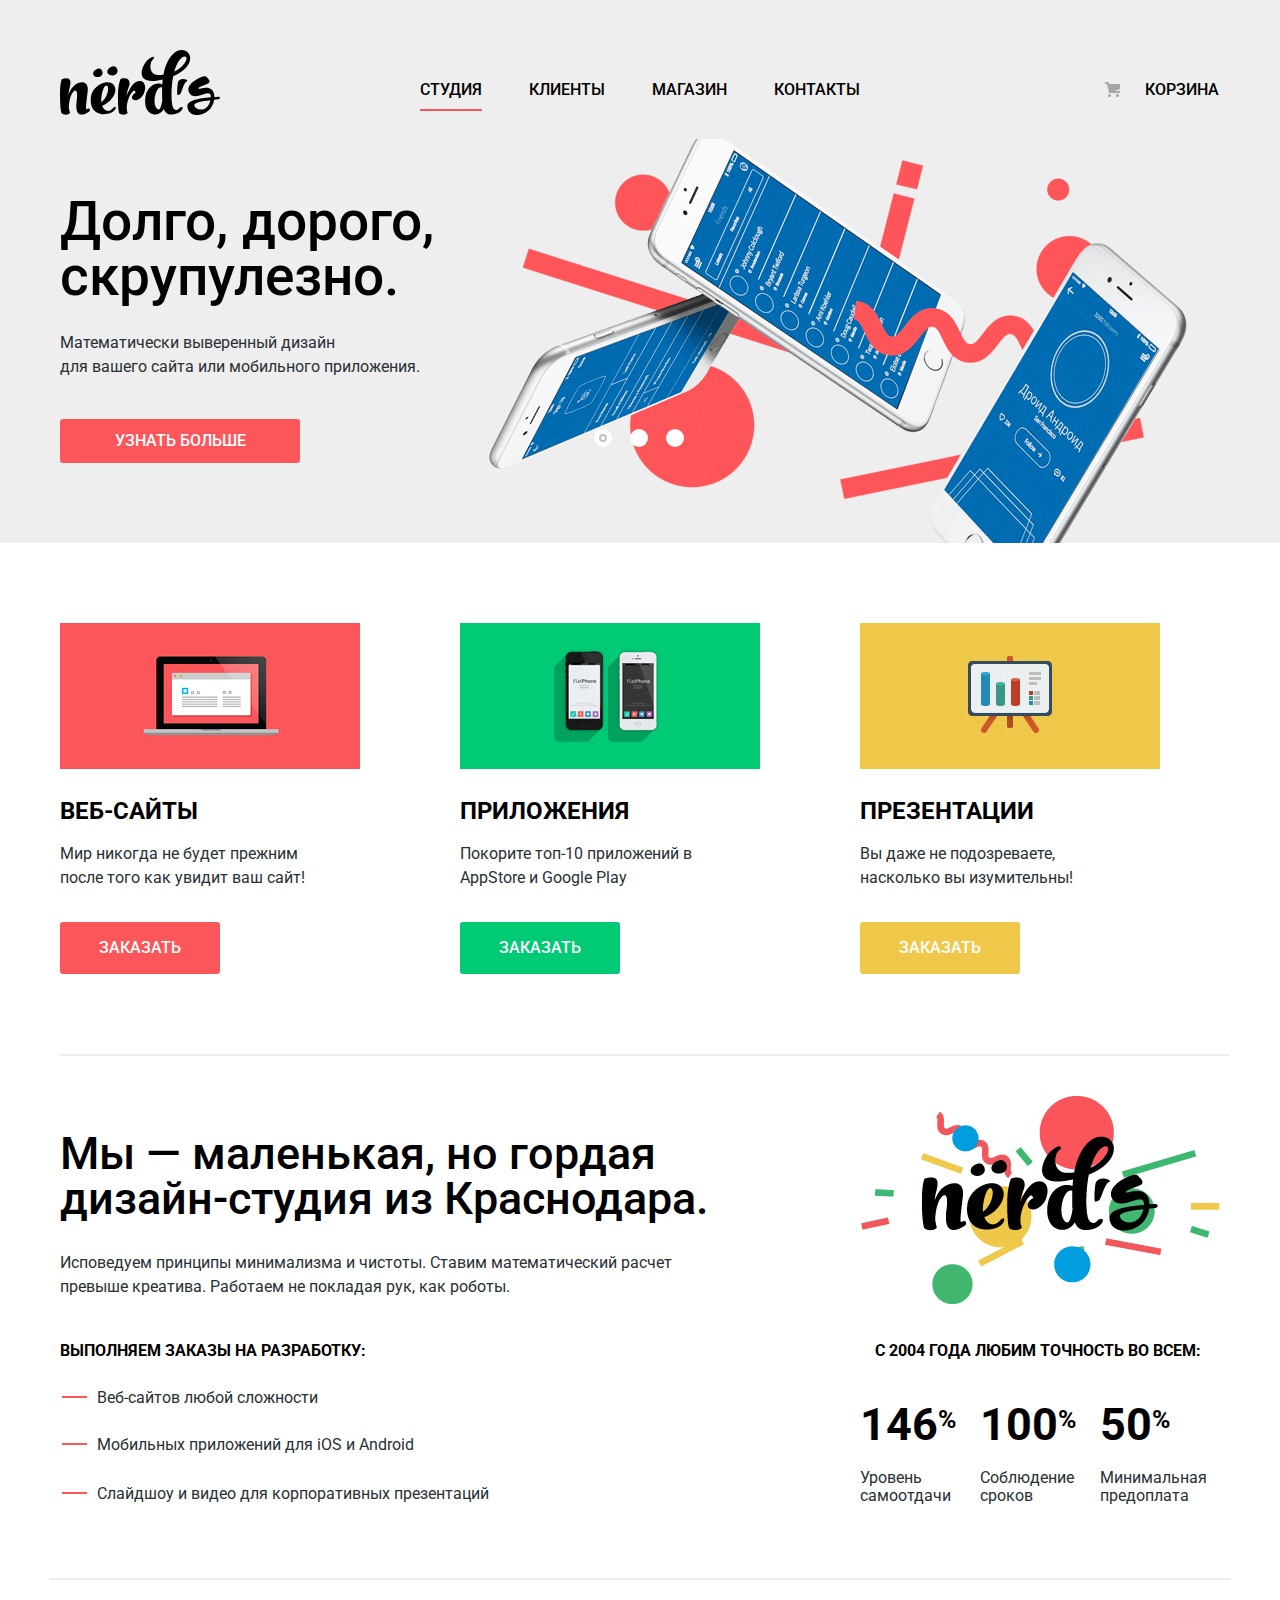
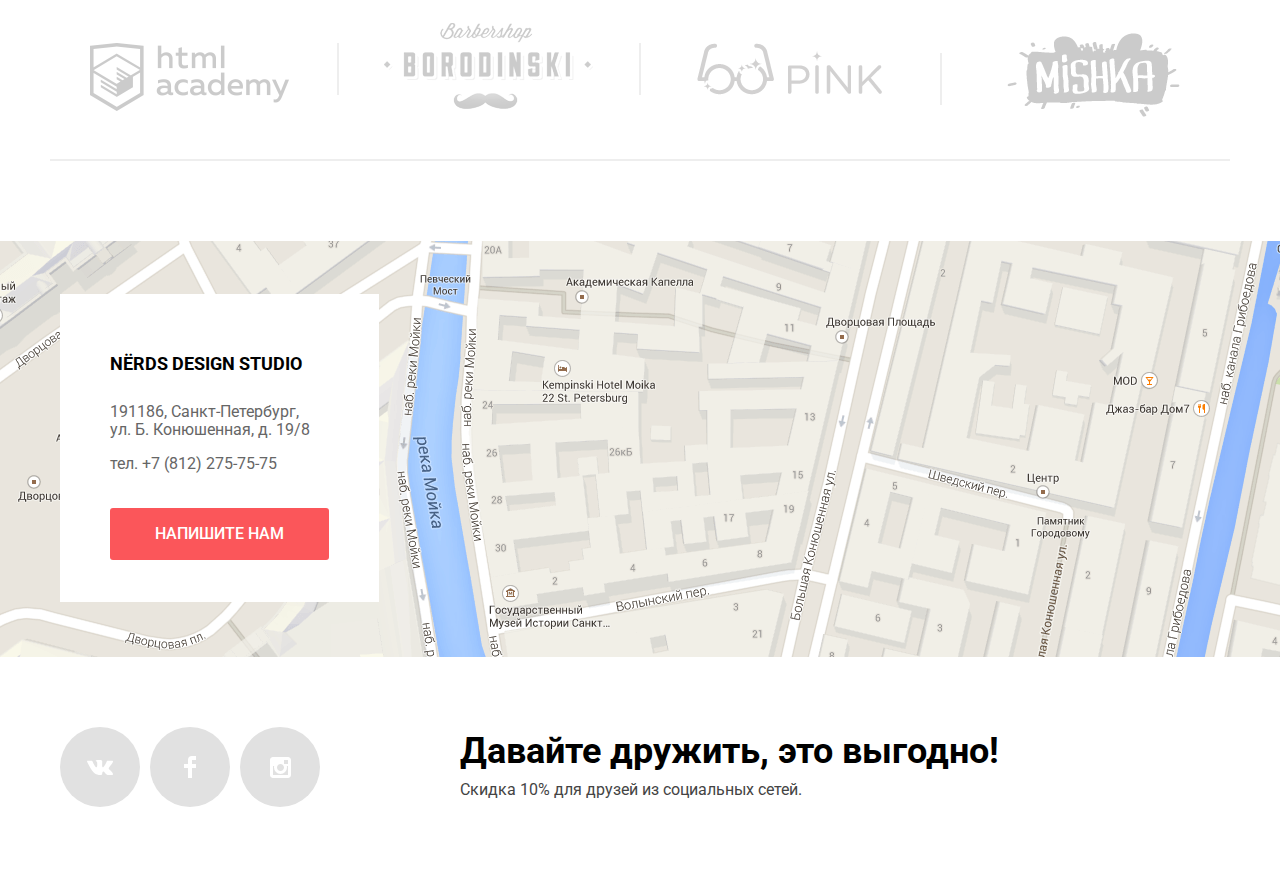
<file: index.html>
<!DOCTYPE html>
<html lang="ru">

<head>
  <meta charset="UTF-8">
  <title>Nerds-index</title>
  <link href="https://fonts.googleapis.com/css?family=Roboto:400,500,700&amp;subset=cyrillic" rel="stylesheet">
  <link href="css/normalize.css" rel="stylesheet">
  <link rel="stylesheet" href="css/style.css">
</head>

<body>
  <header class="main-header">
    <div class="container">
      <div class="header-wrapper">
        <div class="logo">
          <a href="index.html">
			<img src="img/nerds-logo.svg" width="160" height="65" alt="Логотип Nerds">
		  </a>
        </div>
        <nav class="main-navigation">
          <ul class="user-navigation">
            <li class="current">
              <a href="#">Студия</a>
            </li>
            <li>
              <a href="#">Клиенты</a>
            </li>
            <li>
              <a href="catalog.html">Магазин</a>
            </li>
            <li>
              <a href="#">Контакты</a>
            </li>
          </ul>
          <div class="cart">
            <a class="cart-link" href="#">Корзина</a>
          </div>
        </nav>
      </div>
    </div>
  </header>
  <section class="slider">
    <div class="container">
      <h2 class="visually-hidden">Преимущества</h2>
      <input class="visually-hidden" type="radio" id="product-1" name="toggle" checked>
      <input class="visually-hidden" type="radio" id="product-2" name="toggle">
      <input class="visually-hidden" type="radio" id="product-3" name="toggle">
      <div class="slider-controls">
        <label class="slider-controls-item slider-controls-item--1" for="product-1">Первый</label>
        <label class="slider-controls-item slider-controls-item--2" for="product-2">Второй</label>
        <label class="slider-controls-item slider-controls-item--3" for="product-3">Третий</label>
      </div>
      <ul class="slider-list">
        <li class="slider-item">
          <h2>Долго, дорого,<br> скрупулезно.</h2>
          <p>Математически выверенный дизайн
            <br> для вашего сайта или мобильного приложения.</p>
          <a class="button" href="#">Узнать больше</a>
        </li>
        <li class="slider-item">
          <h2>Любим математику как никто другой</h2>
          <p>Никакого креатива, только математические формулы для расчета идеальных пропорций.</p>
          <a class="button" href="#">Узнать больше</a>
        </li>
        <li class="slider-item">
          <h2>Только ночь,<br> только хардкор</h2>
          <p>Работать днем, как все? Мы против этого.
            <br> Ближе к полуночи работа только начинается.</p>
          <a class="button" href="#">Узнать больше</a>
        </li>
      </ul>
    </div>
  </section>
  <div class="container">
    <section class="features">
      <h2 class="visually-hidden">Услуги</h2>
      <div class="feature-item">
        <img class="feature-image" src="img/illustration-1.png" width="300" height="146" alt="Веб-сайты">
        <h3>Веб-сайты</h3>
        <p>Мир никогда не будет прежним после того как увидит ваш сайт!</p>
        <a class="feature-btn red" href="#">Заказать</a>
      </div>
      <div class="feature-item">
        <img class="feature-image" src="img/illustration-2.png" width="300" height="146" alt="Приложения">
        <h3>Приложения</h3>
        <p>Покорите топ-10 приложений в AppStore и Google Play</p>
        <a class="feature-btn green" href="#">Заказать</a>
      </div>
      <div class="feature-item">
        <img class="feature-image" src="img/illustration-3.png" width="300" height="146" alt="Презентации">
        <h3>Презентации</h3>
        <p>Вы даже не подозреваете, насколько вы изумительны!</p>
        <a class="feature-btn yellow" href="#">Заказать</a>
      </div>
    </section>
    <section class="content">
      <div class="content-left">
        <h1 class="content-left-title">Мы — маленькая, но гордая дизайн-студия из Краснодара.</h1>
        <p class="content-left-text">Исповедуем принципы минимализма и чистоты. Ставим математический расчет
          <br> превыше креатива. Работаем не покладая рук, как роботы.</p>
        <p class="content-left-list-title">Выполняем заказы на разработку:</p>
        <ul class="content-left-list">
          <li>Веб-сайтов любой сложности</li>
          <li>Мобильных приложений для iOS и Android</li>
          <li>Слайдшоу и видео для корпоративных презентаций</li>
        </ul>
      </div>
      <div class="content-right">
        <div class="content-right-logo">
          <img src="img/nerds-illustration.png" width="360" height="208" alt="Логотип Nerds">
        </div>
        <p class="content-right-subtitle">с 2004 года Любим точность во всем:</p>
        <ul class="content-right-list">
          <li>
            <b class="content-rigt-list-figure">146<sup>%</sup></b>
            <p class="content-right-text">Уровень самоотдачи</p>
          </li>
          <li>
            <b class="content-rigt-list-figure">100<sup>%</sup></b>
            <p class="content-right-text">Соблюдение сроков</p>
          </li>
          <li>
            <b class="content-rigt-list-figure">50<sup>%</sup></b>
            <p class="content-right-text">Минимальная предоплата</p>
          </li>
        </ul>
      </div>
    </section>
    <section class="partners-row">
      <h2 class="visually-hidden">Наши партнеры</h2>
      <ul class="partners-list">
        <li class="partners-item partners-logo1">
          <a href="https://htmlacademy.ru/intensive/htmlcss" target="_blank"><img src="img/logo-1.png" width="199" height="68" alt="Логотип Html Academy"></a>
        </li>
        <li class="partners-item partners-logo2">
          <img src="img/logo-2.png" width="209" height="90" alt="Логотип borodinski">
        </li>
        <li class="partners-item partners-logo3">
          <img src="img/logo-3.png" width="185" height="52" alt="Логотип pink">
        </li>
        <li class="partners-item partners-logo4">
          <img src="img/logo-4.png" width="173" height="84" alt="Логотип mishka">
        </li>
      </ul>
    </section>
  </div>
  <section class="contacts">
    <h2 class="visually-hidden">Контакты</h2>
    <div class="map">
      <iframe src="https://www.google.com/maps/embed?pb=!1m18!1m12!1m3!1d1998.6037999040354!2d30.322010416394033!3d59.938716271971415!2m3!1f0!2f0!3f0!3m2!1i1024!2i768!4f13.1!3m3!1m2!1s0x4696310fca5ba729%3A0xea9c53d4493c879f!2sBolshaya+Konyushennaya+ul.%2C+19%2C+Sankt-Peterburg%2C+Russia%2C+191186!5e0!3m2!1sen!2s!4v1441888483426" width="766" height="560" allowfullscreen></iframe>
      <img class="map-inner" src="img/map.png" width="1440" height="416" alt="Карта">
      <div class="container">
        <div class="contacts-left">
          <div class="contacts-left-text">
            <h4>NЁRDS DESIGN STUDIO</h4>
            <p>191186, Санкт-Петербург,
              <br> ул. Б. Конюшенная, д. 19/8</p>
            <p>тел. +7 (812) 275-75-75</p>
            <a class="btn" href="writeus.html">Напишите нам</a>
          </div>
        </div>
      </div>
    </div>
  </section>
  <footer class="main-footer">
    <div class="container">
      <ul class="footer-social-media">
        <li>
          <a class="social-button" href="#">
						<span class="visually-hidden">Вконтакте</span>
						<svg xmlns="http://www.w3.org/2000/svg" width="26" height="15" viewBox="0 0 26 15"><path fill="#FFF" d="M16.138 11.51c.956-.309 2.18 2.04 3.483 2.939.978.681 1.727.534 1.727.534l3.473-.05s1.815-.112.957-1.554c-.071-.12-.503-1.069-2.585-3.022-2.177-2.043-1.882-1.712.739-5.244 1.597-2.153 2.236-3.468 2.036-4.028-.192-.539-1.365-.399-1.365-.399L20.69.713c-.381.001-.704.119-.851.515-.003.004-.621 1.666-1.445 3.079-1.741 2.989-2.436 3.148-2.724 2.961-.661-.433-.494-1.737-.494-2.664 0-2.897.432-4.105-.846-4.417-.427-.104-.739-.172-1.828-.182-1.392-.021-2.574 0-3.244.329-.445.223-.786.712-.579.74.26.035.843.16 1.155.586.401.552.389 1.789.389 1.789s.229 3.411-.54 3.834c-.528.29-1.25-.302-2.803-3.016-.793-1.388-1.392-2.922-1.392-2.922s-.116-.285-.326-.441c-.25-.185-.6-.244-.6-.244L.848.684S.29.7.085.946c-.182.218-.015.668-.015.668s2.909 6.881 6.203 10.347c3.02 3.182 6.452 2.971 6.452 2.971h1.555s.469-.054.709-.312c.224-.24.214-.691.214-.691s-.031-2.109.935-2.419z"/></svg>
					</a>
        </li>
        <li>
          <a class="social-button" href="#">
            <svg xmlns="http://www.w3.org/2000/svg" width="12" height="22" viewBox="0 0 12 22">
              <path fill="#FFF" d="M12 4V0H8a4 4 0 0 0-4 4v4H0v4h4v10h4V12h4V8H8V4h4z" />
            </svg>
            <span class="visually-hidden">Facebook</span>
          </a>
        </li>
        <li>
          <a class="social-button" href="#">
            <svg xmlns="http://www.w3.org/2000/svg" width="21" height="21" viewBox="0 0 21 21">
              <path fill="#FFF" d="M18 0H3C1.35 0 0 1.35 0 3v15c0 1.65 1.35 3 3 3h15c1.65 0 3-1.35 3-3V3c0-1.65-1.35-3-3-3zm-7.5 7c1.93 0 3.5 1.57 3.5 3.5S12.43 14 10.5 14 7 12.43 7 10.5 8.57 7 10.5 7zM18 18H3V9h1.181A6.504 6.504 0 0 0 4 10.5a6.5 6.5 0 1 0 13 0 6.45 6.45 0 0 0-.181-1.5H18v9zm0-11h-4V3h4v4z" />
            </svg>
            <span class="visually-hidden">Instagram</span>
          </a>
        </li>
      </ul>
      <div class="footer-content">
        <p class="footer-content-title">Давайте дружить, это выгодно!</p>
        <p class="footer-content-text">Скидка 10% для друзей из социальных сетей.</p>
      </div>
    </div>
  </footer>
  <article class="modal-form">
    <h2 class="visually-hidden">Форма отправки сообщения</h2>
    <form class="left-form" action="https://echo.htmlacademy.ru" method="post">
      <p class="form-title">Напишите нам</p>
      <div class="left-form-wrapper">
        <div class="left-form-item">
          <label for="form-name">Ваше имя:</label>
          <input type="text" name="formName" id="form-name" placeholder="Представьтесь, пожалуйста" autofocus>
        </div>
        <div class="left-form-item">
          <label for="form-email">Ваш e-mail:</label>
          <input type="email" name="email" id="form-email" placeholder="Для отправки ответа">
        </div>
        <div class="left-form-item left-form-textarea">
          <label for="form-text">Текст письма:</label>
          <textarea name="messageBox" id="form-text" rows="5" placeholder="В свободной форме"></textarea>
        </div>
      </div>
      <button class="modal-sent" type="submit">Отправить</button>
    </form>
    <button class="modal-close">Закрыть</button>
  </article>
  <script src="js/script.js"></script>
</body>

</html>
</file>
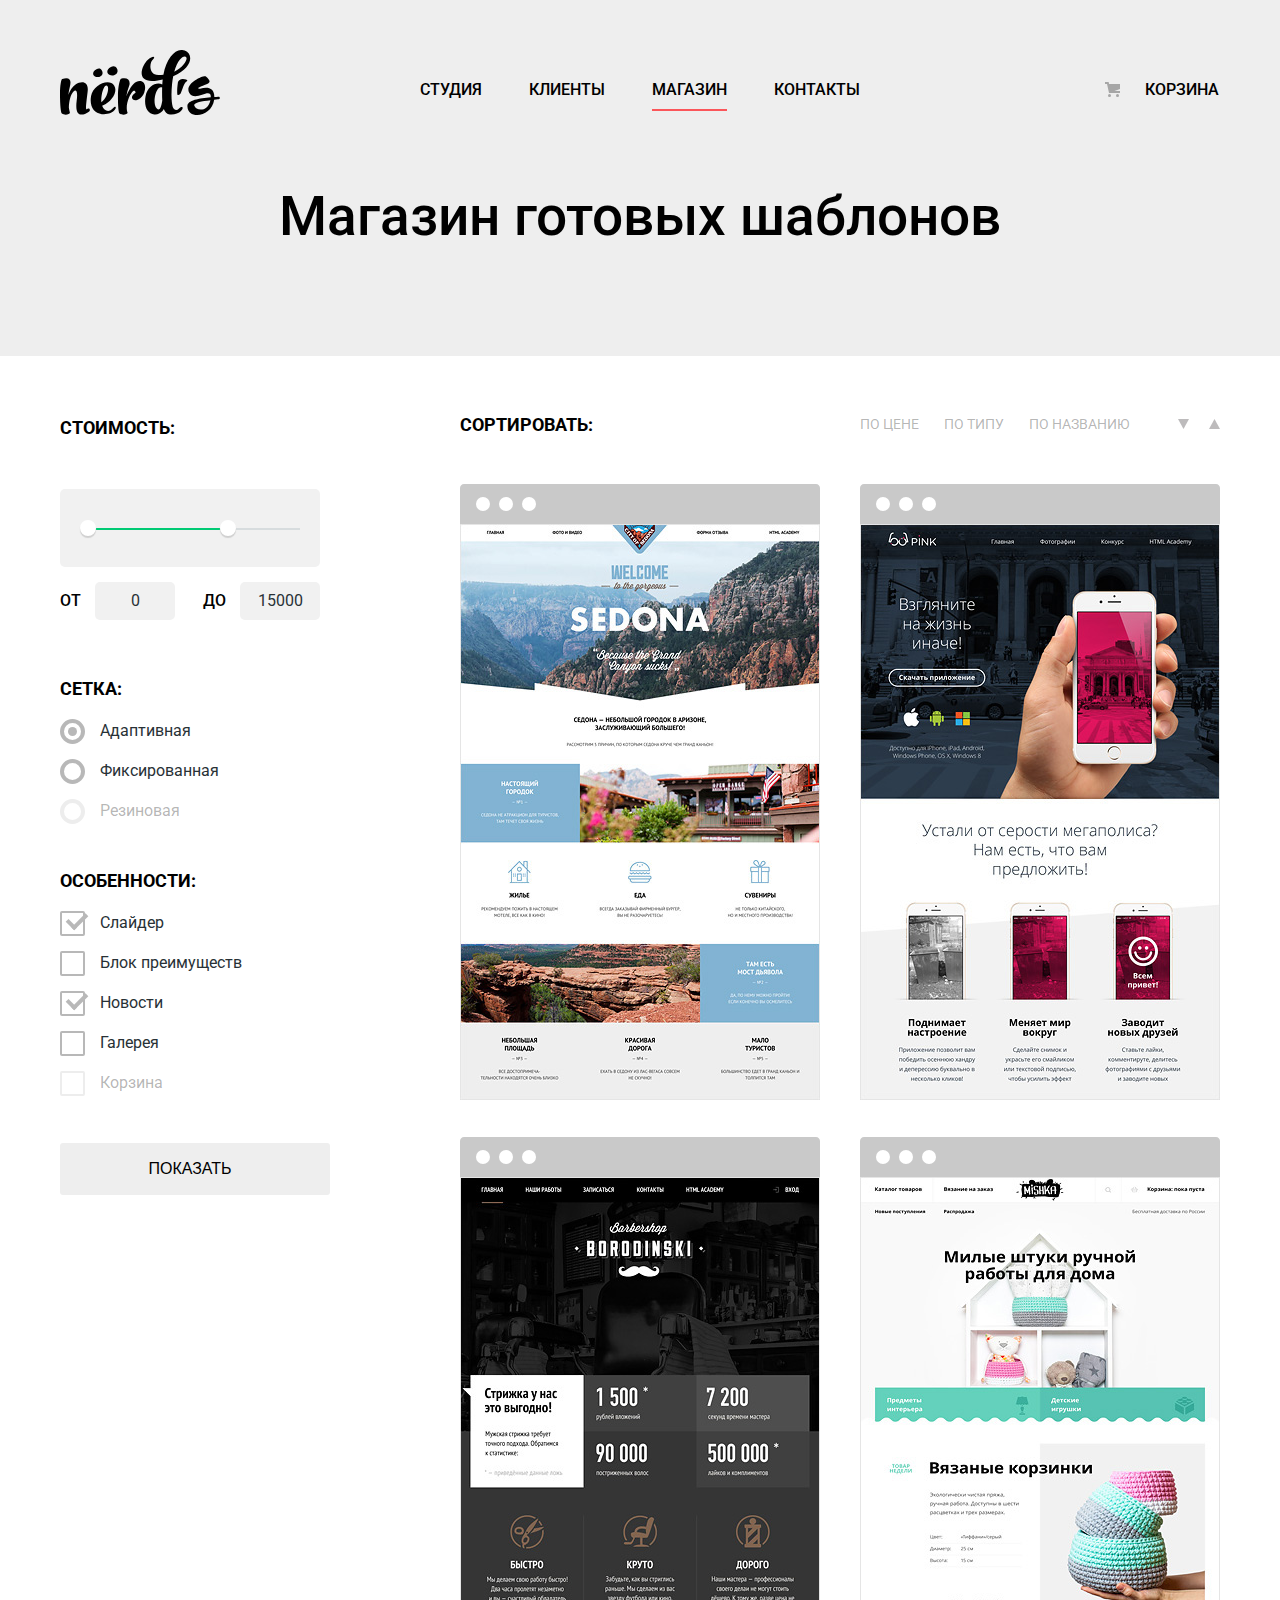
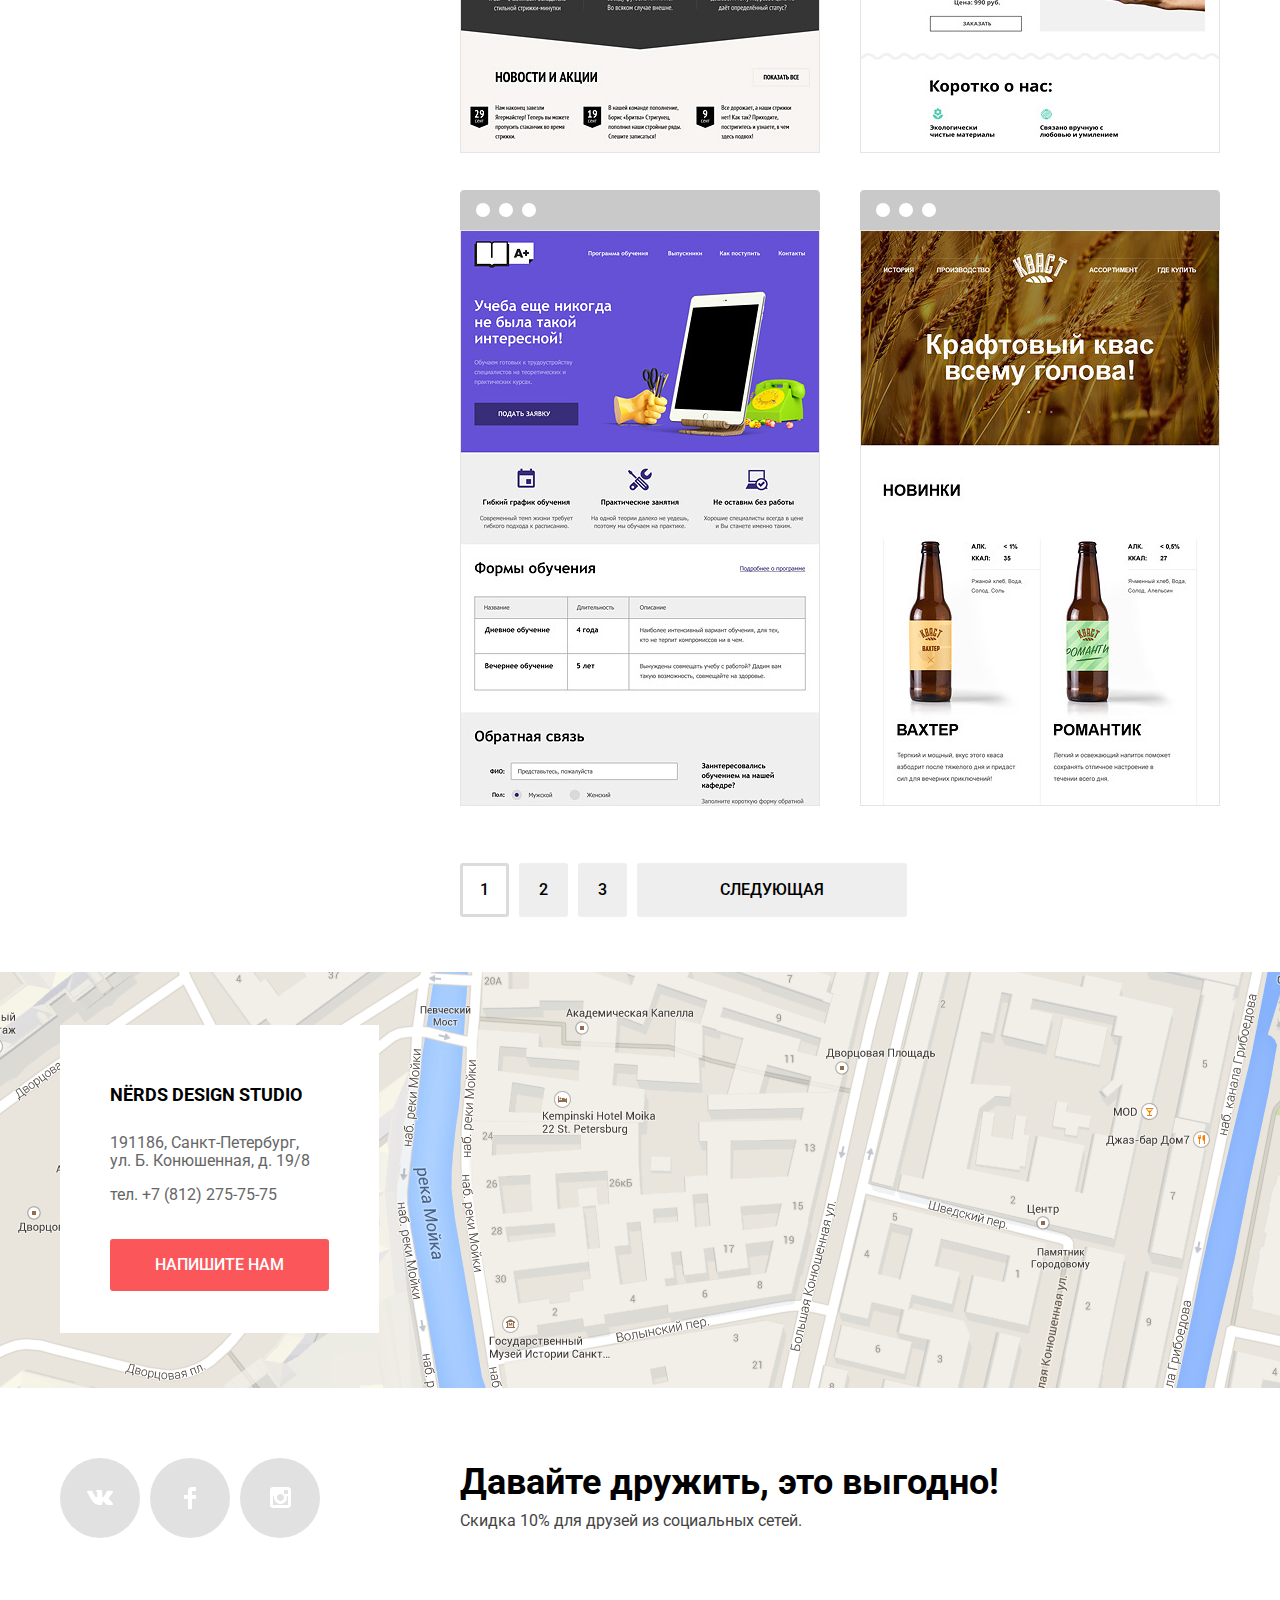
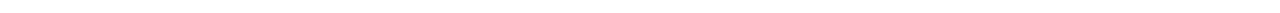
<file: catalog.html>
<!DOCTYPE html>
<html lang="ru">

<head>
  <meta charset="UTF-8">
  <title>Nerds-Catalog</title>
  <link href="https://fonts.googleapis.com/css?family=Roboto:400,500,700&amp;subset=cyrillic" rel="stylesheet">
  <link href="css/normalize.css" rel="stylesheet">
  <link rel="stylesheet" href="css/style.css">
</head>

<body class="inner-page">
  <header class="main-header">
    <div class="container">
      <div class="header-wrapper">
        <div class="logo">
          <a href="index.html">
			<img src="img/nerds-logo.svg" width="160" height="65" alt="Логотип Nerds">
		  </a>
        </div>
        <nav class="main-navigation">
          <ul class="user-navigation">
            <li>
              <a href="index.html">Студия</a>
            </li>
            <li>
              <a href="#">Клиенты</a>
            </li>
            <li class="current">
              <a href="catalog.html">Магазин</a>
            </li>
            <li>
              <a href="#">Контакты</a>
            </li>
          </ul>
          <div class="cart">
            <a class="cart-link" href="cart.html">Корзина</a>
          </div>
        </nav>
      </div>
      <h1 class="catalog-title">Магазин готовых шаблонов</h1>
    </div>
  </header>
  <main class="container">
    <div class="catalog-columns">
      <div class="column-left">
        <form class="column-left-form" action="/echo" method="get">
          <fieldset class="filter-item">
            <legend>Стоимость:</legend>
            <div class="range-filter">
              <div class="range-controls">
                <div class="scale">
                  <div class="bar" style="margin-left: 2%; width: 65%"></div>
                </div>
                <div class="toggle toggle-min"></div>
                <div class="toggle toggle-max"></div>
              </div>
              <div class="price-controls">
                <label class="min-price">от
                  <input name="min-price" type="text" value="0">
                </label>
                <label class="max-price">до
                  <input name="max-price" type="text" value="15000">
                </label>
              </div>
            </div>
          </fieldset>
          <fieldset class="filter-item">
            <legend class="column-left-form-title">Сетка:</legend>
            <ul class="filter-option-list">
              <li class="filter-option">
                <input class="filter-input column-left-form-input" type="radio" name="grid-form" id="adaptive-grid" value="Адаптивная" checked>
                <label class="column-left-form-label" for="adaptive-grid">Адаптивная</label>
              </li>
              <li class="filter-option">
                <input class="filter-input column-left-form-input" type="radio" name="grid-form" id="fixed-grid" value="Фиксированная">
                <label class="column-left-form-label" for="fixed-grid">Фиксированная</label>
              </li>
              <li class="filter-option">
                <input class="filter-input column-left-form-input" type="radio" name="grid-form" id="responsive-grid" value="Резиновая" disabled>
                <label class="column-left-form-label" for="responsive-grid">Резиновая</label>
              </li>
            </ul>
          </fieldset>
          <fieldset class="filter-item">
            <legend class="column-left-form-title">Особенности:</legend>
            <ul class="filter-option-list">
              <li class="filter-option">
                <input class="filter-input column-left-form-check" type="checkbox" name="slider" id="slider" checked>
                <label class="column-left-form-label" for="slider">Слайдер</label>
              </li>
              <li class="filter-option">
                <input class="filter-input column-left-form-check" type="checkbox" name="features-block" id="features-block">
                <label class="column-left-form-label" for="features-block">Блок преимуществ</label>
              </li>
              <li class="filter-option">
                <input class="filter-input column-left-form-check" type="checkbox" name="news" id="news" checked>
                <label class="column-left-form-label" for="news">Новости</label>
              </li>
              <li class="filter-option">
                <input class="filter-input column-left-form-check" type="checkbox" name="gallery" id="gallery">
                <label class="column-left-form-label" for="gallery">Галерея</label>
              </li>
              <li class="filter-option">
                <input class="filter-input column-left-form-check" type="checkbox" name="cart" id="cart" disabled>
                <label class="column-left-form-label" for="cart">Корзина</label>
              </li>
            </ul>
          </fieldset>
          <button class="column-left-form-button" type="submit">Показать</button>
        </form>
      </div>
      <div class="column-right">
        <div class="sort">
          <span class="sort-title">Сортировать:</span>
          <div class="sort-links">
            <a class="sort-link" href="#">По цене</a>
            <a class="sort-link" href="#">По типу</a>
            <a class="sort-link" href="#">По названию</a>
            <a class="sort-link triangle-down" href="#">
              <svg xmlns="http://www.w3.org/2000/svg" width="11" height="10" viewBox="0 0 11 10">
                <path fill="#231F20" d="M5.5 10L0 0h11" />
              </svg>
            </a>
            <a class="sort-link triangle-up" href="#">
              <svg xmlns="http://www.w3.org/2000/svg" width="11" height="10" viewBox="0 0 11 10">
                <path fill="#231F20" d="M5.5 0L0 10h11z" />
              </svg>
            </a>
          </div>
        </div>
        <div class="catalog-items">
          <h2 class="visually-hidden">Примеры работ</h2>
          <div class="catalog-item">
            <div class="item-image">
              <svg xmlns="http://www.w3.org/2000/svg" width="360" height="40" viewBox="0 0 360 40">
                <path fill="#4D4D4D" d="M356 0H4C1.8 0 0 1.8 0 4v36h360V4c0-2.2-1.8-4-4-4zM22.991 27a7 7 0 1 1 0-14 7 7 0 0 1 0 14zm23.011 0a7 7 0 1 1 0-14 7 7 0 0 1 0 14zm23.011 0a7 7 0 1 1 0-14 7 7 0 0 1 0 14z" />
              </svg>
              <img src="img/img-sedona.jpg" width="360" height="576" alt="Sedona">
            </div>
            <div class="item-content">
              <a href="#"><h4>Sedona</h4></a>
              <p class="item-content-text">Информационный сайт для туристов</p>
              <button class="item-content-button">9 900 руб.</button>
            </div>
          </div>
          <div class="catalog-item">
            <div class="item-image">
              <svg xmlns="http://www.w3.org/2000/svg" width="360" height="40" viewBox="0 0 360 40">
                <path fill="#4D4D4D" d="M356 0H4C1.8 0 0 1.8 0 4v36h360V4c0-2.2-1.8-4-4-4zM22.991 27a7 7 0 1 1 0-14 7 7 0 0 1 0 14zm23.011 0a7 7 0 1 1 0-14 7 7 0 0 1 0 14zm23.011 0a7 7 0 1 1 0-14 7 7 0 0 1 0 14z" />
              </svg>
              <img src="img/img-pink.jpg" width="360" height="576" alt="Pink App">
            </div>
            <div class="item-content">
              <a href="#"><h4>Pink App</h4></a>
              <p class="item-content-text">Продуктовый лендинг приложения для iOS и Android</p>
              <button class="item-content-button">9 900 руб.</button>
            </div>
          </div>
          <div class="catalog-item">
            <div class="item-image">
              <svg xmlns="http://www.w3.org/2000/svg" width="360" height="40" viewBox="0 0 360 40">
                <path fill="#4D4D4D" d="M356 0H4C1.8 0 0 1.8 0 4v36h360V4c0-2.2-1.8-4-4-4zM22.991 27a7 7 0 1 1 0-14 7 7 0 0 1 0 14zm23.011 0a7 7 0 1 1 0-14 7 7 0 0 1 0 14zm23.011 0a7 7 0 1 1 0-14 7 7 0 0 1 0 14z" />
              </svg>
              <img src="img/img-barbershop.jpg" width="360" height="576" alt="Barbershop">
            </div>
            <div class="item-content">
              <a href="#"><h4>Barbershop</h4></a>
              <p class="item-content-text">Сайт салоны красоты. Для мужчин, да.</p>
              <button class="item-content-button">9 900 руб.</button>
            </div>
          </div>
          <div class="catalog-item">
            <div class="item-image">
              <svg xmlns="http://www.w3.org/2000/svg" width="360" height="40" viewBox="0 0 360 40">
                <path fill="#4D4D4D" d="M356 0H4C1.8 0 0 1.8 0 4v36h360V4c0-2.2-1.8-4-4-4zM22.991 27a7 7 0 1 1 0-14 7 7 0 0 1 0 14zm23.011 0a7 7 0 1 1 0-14 7 7 0 0 1 0 14zm23.011 0a7 7 0 1 1 0-14 7 7 0 0 1 0 14z" />
              </svg>
              <img src="img/img-mishka.jpg" width="360" height="576" alt="Mishka">
            </div>
            <div class="item-content">
              <a href="#"><h4>Mishka</h4></a>
              <p class="item-content-text">Интернет-магазин вязаных игрушек</p>
              <button class="item-content-button">9 900 руб.</button>
            </div>
          </div>
          <div class="catalog-item">
            <div class="item-image">
              <svg xmlns="http://www.w3.org/2000/svg" width="360" height="40" viewBox="0 0 360 40">
                <path fill="#4D4D4D" d="M356 0H4C1.8 0 0 1.8 0 4v36h360V4c0-2.2-1.8-4-4-4zM22.991 27a7 7 0 1 1 0-14 7 7 0 0 1 0 14zm23.011 0a7 7 0 1 1 0-14 7 7 0 0 1 0 14zm23.011 0a7 7 0 1 1 0-14 7 7 0 0 1 0 14z" />
              </svg>
              <img src="img/img-aplus.jpg" width="360" height="576" alt="A Plus">
            </div>
            <div class="item-content">
              <a href="#"><h4>A Plus</h4></a>
              <p class="item-content-text">Лендинг курсов повышения квалификации</p>
              <button class="item-content-button">9 900 руб.</button>
            </div>
          </div>
          <div class="catalog-item">
            <div class="item-image">
              <svg xmlns="http://www.w3.org/2000/svg" width="360" height="40" viewBox="0 0 360 40">
                <path fill="#4D4D4D" d="M356 0H4C1.8 0 0 1.8 0 4v36h360V4c0-2.2-1.8-4-4-4zM22.991 27a7 7 0 1 1 0-14 7 7 0 0 1 0 14zm23.011 0a7 7 0 1 1 0-14 7 7 0 0 1 0 14zm23.011 0a7 7 0 1 1 0-14 7 7 0 0 1 0 14z" />
              </svg>
              <img src="img/img-kvast.jpg" width="360" height="576" alt="КВАСТ">
            </div>
            <div class="item-content">
              <a href="#"><h4>КВАСТ</h4></a>
              <p class="item-content-text">Промо-сайт производителя крафтового кваса</p>
              <button class="item-content-button">9 900 руб.</button>
            </div>
          </div>
        </div>
        <ul class="pagination-list">
          <li class="pagination-item pagination-current"><a href="#">1</a></li>
          <li class="pagination-item"><a href="#">2</a></li>
          <li class="pagination-item"><a href="#">3</a></li>
          <li class="pagination-item pagination-item-next"><a href="#">Следующая</a></li>
        </ul>
      </div>
    </div>
  </main>
  <section class="contacts">
    <h2 class="visually-hidden">Контакты</h2>
    <div class="map">
      <iframe src="https://www.google.com/maps/embed?pb=!1m18!1m12!1m3!1d1998.6037999040354!2d30.322010416394033!3d59.938716271971415!2m3!1f0!2f0!3f0!3m2!1i1024!2i768!4f13.1!3m3!1m2!1s0x4696310fca5ba729%3A0xea9c53d4493c879f!2sBolshaya+Konyushennaya+ul.%2C+19%2C+Sankt-Peterburg%2C+Russia%2C+191186!5e0!3m2!1sen!2s!4v1441888483426" width="766" height="560" allowfullscreen></iframe>
      <img class="map-inner" src="img/map.png" width="1440" height="416" alt="Карта">
      <div class="container">
        <div class="contacts-left">
          <div class="contacts-left-text">
            <h4>NЁRDS DESIGN STUDIO</h4>
            <p>191186, Санкт-Петербург,
              <br> ул. Б. Конюшенная, д. 19/8</p>
            <p>тел. +7 (812) 275-75-75</p>
            <a class="btn" href="writeus.html">Напишите нам</a>
          </div>
        </div>
      </div>
    </div>
  </section>
  <footer class="main-footer">
    <div class="container">
      <ul class="footer-social-media">
        <li>
          <a class="social-button" href="#">
						<span class="visually-hidden">Вконтакте</span>
						<svg xmlns="http://www.w3.org/2000/svg" width="26" height="15" viewBox="0 0 26 15"><path fill="#FFF" d="M16.138 11.51c.956-.309 2.18 2.04 3.483 2.939.978.681 1.727.534 1.727.534l3.473-.05s1.815-.112.957-1.554c-.071-.12-.503-1.069-2.585-3.022-2.177-2.043-1.882-1.712.739-5.244 1.597-2.153 2.236-3.468 2.036-4.028-.192-.539-1.365-.399-1.365-.399L20.69.713c-.381.001-.704.119-.851.515-.003.004-.621 1.666-1.445 3.079-1.741 2.989-2.436 3.148-2.724 2.961-.661-.433-.494-1.737-.494-2.664 0-2.897.432-4.105-.846-4.417-.427-.104-.739-.172-1.828-.182-1.392-.021-2.574 0-3.244.329-.445.223-.786.712-.579.74.26.035.843.16 1.155.586.401.552.389 1.789.389 1.789s.229 3.411-.54 3.834c-.528.29-1.25-.302-2.803-3.016-.793-1.388-1.392-2.922-1.392-2.922s-.116-.285-.326-.441c-.25-.185-.6-.244-.6-.244L.848.684S.29.7.085.946c-.182.218-.015.668-.015.668s2.909 6.881 6.203 10.347c3.02 3.182 6.452 2.971 6.452 2.971h1.555s.469-.054.709-.312c.224-.24.214-.691.214-.691s-.031-2.109.935-2.419z"/></svg>
					</a>
        </li>
        <li>
          <a class="social-button" href="#">
            <svg xmlns="http://www.w3.org/2000/svg" width="12" height="22" viewBox="0 0 12 22">
              <path fill="#FFF" d="M12 4V0H8a4 4 0 0 0-4 4v4H0v4h4v10h4V12h4V8H8V4h4z" />
            </svg>
            <span class="visually-hidden">Facebook</span>
          </a>
        </li>
        <li>
          <a class="social-button" href="#">
            <svg xmlns="http://www.w3.org/2000/svg" width="21" height="21" viewBox="0 0 21 21">
              <path fill="#FFF" d="M18 0H3C1.35 0 0 1.35 0 3v15c0 1.65 1.35 3 3 3h15c1.65 0 3-1.35 3-3V3c0-1.65-1.35-3-3-3zm-7.5 7c1.93 0 3.5 1.57 3.5 3.5S12.43 14 10.5 14 7 12.43 7 10.5 8.57 7 10.5 7zM18 18H3V9h1.181A6.504 6.504 0 0 0 4 10.5a6.5 6.5 0 1 0 13 0 6.45 6.45 0 0 0-.181-1.5H18v9zm0-11h-4V3h4v4z" />
            </svg>
            <span class="visually-hidden">Instagram</span>
          </a>
        </li>
      </ul>
      <div class="footer-content">
        <p class="footer-content-title">Давайте дружить, это выгодно!</p>
        <p class="footer-content-text">Скидка 10% для друзей из социальных сетей.</p>
      </div>
    </div>
  </footer>
  <article class="modal-form">
    <h2 class="visually-hidden">Форма отправки сообщения</h2>
    <form class="left-form" action="https://echo.htmlacademy.ru" method="post">
      <p class="form-title">Напишите нам</p>
      <div class="left-form-wrapper">
        <div class="left-form-item">
          <label for="form-name">Ваше имя:</label>
          <input type="text" name="formName" id="form-name" placeholder="Представьтесь, пожалуйста" autofocus>
        </div>
        <div class="left-form-item">
          <label for="form-email">Ваш e-mail:</label>
          <input type="email" name="email" id="form-email" placeholder="Для отправки ответа">
        </div>
        <div class="left-form-item left-form-textarea">
          <label for="form-text">Текст письма:</label>
          <textarea name="textarea" id="form-text" rows="5" placeholder="В свободной форме"></textarea>
        </div>
      </div>
      <button class="modal-sent" type="submit">Отправить</button>
    </form>
    <button class="modal-close">Закрыть</button>
  </article>
  <script src="js/script.js"></script>
</body>

</html>
</file>
<file: css/style.css>
*,
*::before,
*::after {
  -webkit-box-sizing: inherit;
  box-sizing: inherit;
}


body {
  margin: 0;
  padding: 0;
  font-family: "Roboto", "Arial", sans-serif;
  font-size: 16px;
  line-height: 1.5;
  font-weight: 500;
  color: #000;
  background-color: #ffffff;
  min-width: 1200px;
  -webkit-box-sizing: border-box;
  box-sizing: border-box;
}

html {
  -webkit-box-sizing: border-box;
  box-sizing: border-box;
}

a {
  text-decoration: none;
}

.container {
  width: 1200px;
  margin: 0 auto;
  padding: 0 10px;
}

.header-wrapper {
  display: -webkit-box;
  display: -ms-flexbox;
  display: flex;
  -webkit-box-pack: start;
  -ms-flex-pack: start;
  justify-content: flex-start;
}

.main-header {
  background-color: #eeeeee;
  min-height: 132px;
}

.main-navigation {
  display: -webkit-box;
  display: -ms-flexbox;
  display: flex;
  -ms-flex-wrap: wrap;
  flex-wrap: wrap;
  font-size: 16px;
  line-height: 1.875;
  color: #000000;
  background-color: #eeeeee;
  text-transform: uppercase;
}

.user-navigation,
.content-left-list,
.content-right-list,
.partners-list,
.footer-social-media {
  list-style: none;
}

.cart {
  text-transform: uppercase;
  display: -webkit-box;
  display: -ms-flexbox;
  display: flex;
  -ms-flex-wrap: wrap;
  flex-wrap: wrap;
  width: 100px;
}

.user-navigation a,
.cart a {
  color: #000000;
  font-size: 16px;
  line-height: 1.875;
}

.cart a {
  position: relative;
  display: block;
  margin-left: auto;
  padding-left: 40px;
  margin-top: 75px;
}

.cart a::before {
  content: "";
  position: absolute;
  width: 15px;
  height: 15px;
  left: 0;
  top: 7px;
  background: url(../img/cart-icon.svg) no-repeat 0 0 #eeeeee;
}

.user-navigation {
  padding: 0;
  display: -webkit-box;
  display: -ms-flexbox;
  display: flex;
  -ms-flex-wrap: wrap;
  flex-wrap: wrap;
  -webkit-box-pack: justify;
  -ms-flex-pack: justify;
  justify-content: space-between;
  width: 440px;
  margin-right: 245px;
  margin-top: 75px;
}

.user-navigation a:hover,
.cart a:hover {
  color: #fb565a;
}

.user-navigation a:focus,
.cart a:focus {
  color: #fb565a;
  outline: none;
}

.user-navigation a:active,
.cart a:active {
  color: #818181;
}

.logo {
  width: 160px;
  margin: 50px 200px 17px 10px;
}

.logo a:hover {
  opacity: 0.8;
}

.logo a:focus {
  opacity: 0.8;
  outline: none;
}

.logo a:active {
  opacity: 0.3;
}

.slider-item p,
.feature-item p,
.content-left-text {
  font-size: 16px;
  font-weight: 400;
  color: #283136;
}

.visually-hidden {
  position: absolute;
  width: 1px;
  height: 1px;
  clip: rect(0, 0, 0, 0);
}

.slider {
  position: relative;
  background-color: #eeeeee;
}

.slider-controls {
  position: absolute;
  left: 50%;
  bottom: 104px;
  z-index: 10;
  width: 160px;
  height: 18px;
  text-align: center;
  font-size: 0;
  -webkit-transform: translateX(-50%);
  -ms-transform: translateX(-50%);
  transform: translateX(-50%);
}

.slider-controls label {
  position: relative;
  display: inline-block;
  width: 18px;
  height: 18px;
  padding: 18px;
  border-radius: 50%;
  cursor: pointer;
}

.slider-controls label::after {
  content: "";
  position: absolute;
  top: 8px;
  left: 8px;
  z-index: 1;
  width: 18px;
  height: 18px;
  background: #ffffff;
  border-radius: 50%;
}

.slider-list {
  margin: 0;
  padding: 0;
  list-style: none;
  margin-bottom: 80px;
}

.slider-item {
  display: none;
  padding: 55px 0 80px 10px;
}

.slider-item:nth-child(1) {
  background-image: url("../img/slide1.png");
  background-color: #eeeeee;
  background-repeat: no-repeat;
  background-position: 91% -7px;
}

.slider-item:nth-child(2) {
  background-image: url("../img/slide2.png");
  background-color: #eeeeee;
  background-repeat: no-repeat;
  background-position: 100% 0;
}

.slider-item:nth-child(3) {
  background-image: url("../img/slide3.png");
  background-color: #eeeeee;
  background-repeat: no-repeat;
  background-position: 100% 20px;
}

#product-1:checked~.slider-list .slider-item:nth-child(1) {
  display: block;
}

#product-2:checked~.slider-list .slider-item:nth-child(2) {
  display: block;
}

#product-3:checked~.slider-list .slider-item:nth-child(3) {
  display: block;
}

#product-1:checked~.slider-controls .slider-controls-item--1::before,
#product-2:checked~.slider-controls .slider-controls-item--2::before,
#product-3:checked~.slider-controls .slider-controls-item--3::before {
  content: "";
  position: absolute;
  left: 48%;
  top: 48%;
  z-index: 2;
  width: 8px;
  height: 8px;
  margin: -4px;
  background-color: inherit;
  border: 2px solid #c1c1c1;
  border-radius: 50%;
}

.slider-item h2 {
  max-width: 600px;
  margin: 0;
  margin-bottom: 27px;
  font-size: 55px;
  line-height: 1;
  font-weight: 500;
}

.slider-item p {
  max-width: 430px;
  margin: 0;
  margin-bottom: 40px;
}

.slider-item a {
  display: block;
  width: 240px;
  padding: 13px 0;
  font-size: 16px;
  line-height: 18px;
  color: #ffffff;
  text-transform: uppercase;
  text-align: center;
  text-decoration: none;
  background-color: #fb565a;
  border-radius: 3px;
  border: none;
}

.slider-item a:hover,
.slider-item a:focus {
  background-color: #e74246;
}

.slider-item a:active {
  background-color: #d7373b;
  color: rgba(255, 255, 255, 0.3);
  -webkit-box-shadow: 0 3px rgba(0, 0, 0, 0.1) inset;
  box-shadow: 0 3px rgba(0, 0, 0, 0.1) inset;
}

.features {
  position: relative;
  display: -webkit-box;
  display: -ms-flexbox;
  display: flex;
  -ms-flex-wrap: wrap;
  flex-wrap: wrap;
  min-height: 348px;
  margin-bottom: 160px;
}

.features::after {
  content: "";
  position: absolute;
  width: 100%;
  height: 2px;
  left: 0;
  bottom: -85px;
  background-color: #eeeeee;
}

.feature-item {
  width: 300px;
  height: 348px;
  margin: 0;
  padding: 0;
  margin-right: 100px;
}

.features:nth-child(1) {
  margin-left: 10px;
}

.feature-item:nth-of-type(3n) {
  margin-right: 60px;
}

.features h3 {
  margin-top: 20px;
  margin-bottom: 16px;
  font-size: 24px;
  line-height: 1.25;
  font-weight: bold;
  text-transform: uppercase;
}

.feature-item p {
  margin: 0;
  padding: 0;
  padding-bottom: 32px;
  width: 250px;
}

.feature-btn {
  display: block;
  width: 160px;
  padding: 17px 0;
  text-align: center;
  border-radius: 3px;
  border: none;
  font-weight: 500;
  line-height: 1.125;
  text-align: center;
  vertical-align: middle;
  color: #ffffff;
  text-transform: uppercase;
}

.red {
  background-color: #fb565a;
}

.red:hover {
  background-color: #e74246;
}

.red:focus {
  background-color: #e74246;
  outline: none;
}

.red:active {
  color: rgba(255, 255, 255, 0.3);
  -webkit-box-shadow: inset 0px 3px 0 0 #c13135;
  box-shadow: inset 0px 3px 0 0 #c13135;
}

.green {
  background-color: #00ca74;
}

.green:hover {
  background-color: #00bc6c;
}

.green:focus {
  background-color: #00bc6c;
  outline: none;
}

.green:active {
  color: rgba(255, 255, 255, 0.3);
  -webkit-box-shadow: inset 0px 3px 0 0 #009958;
  box-shadow: inset 0px 3px 0 0 #009958;
}

.yellow {
  background-color: #efc84a;
}

.yellow:hover {
  background-color: #eab534;
}

.yellow:focus {
  background-color: #eab534;
  outline: none;
}

.yellow:active {
  color: rgba(255, 255, 255, 0.3);
  -webkit-box-shadow: inset 0px 3px 0 0 #ce961f;
  box-shadow: inset 0px 3px 0 0 #ce961f;
}

.content {
  display: -webkit-box;
  display: -ms-flexbox;
  display: flex;
  margin-bottom: 114px;
  margin-left: 10px;
}

.content-left {
  width: 700px;
  margin-right: 100px;
}

.content-right-logo {
  margin-top: -35px;
}

.content-left-list li {
  position: relative;
  padding-bottom: 23px;
  padding-left: 37px;
}

.content-left-list li::before {
  content: "";
  position: absolute;
  width: 25px;
  height: 2px;
  background-color: #fb565a;
  left: 2px;
  top: 10px;
}

.content-left-text {
  margin: 0;
  padding: 0;
  padding-bottom: 40px;
}

.content-right {
  width: 360px;
}

.content-right-list {
  display: -webkit-box;
  display: -ms-flexbox;
  display: flex;
  -ms-flex-wrap: wrap;
  flex-wrap: wrap;
  margin: 0;
  padding: 0;
}

.content-right-list li {
  margin-right: 20px;
  width: 100px;
}

.content-right-list li:nth-of-type(3n) {
  margin-right: 0px;
}

.content-right-text {
  margin: 0;
  padding: 0;
  margin-top: 10px;
}

.content-left-title {
  font-size: 45px;
  line-height: 1;
  font-weight: 500;
  margin: 0;
  padding: 0;
  padding-bottom: 30px;
}

.content-left-list-title {
  font-size: 16px;
  font-weight: bold;
  text-transform: uppercase;
  margin: 0;
  padding: 0;
  padding-bottom: 23px;
}

.content-left-list {
  font-weight: 400;
  color: #283136;
  margin: 0;
  padding: 0;
}

.content-left-list li:nth-of-type(2) {
  padding-bottom: 25px;
}

.content-right-subtitle {
  text-transform: uppercase;
  font-weight: bold;
  margin: 0;
  padding: 0;
  margin: 28px 0 28px 15px;
}

.content-rigt-list-figure {
  font-size: 45px;
}

.content-rigt-list-figure sup {
  font-size: 25px;
}

.partners-list {
  display: -webkit-box;
  display: -ms-flexbox;
  display: flex;
  -ms-flex-wrap: wrap;
  flex-wrap: wrap;
  -webkit-box-pack: justify;
  -ms-flex-pack: justify;
  justify-content: space-between;
  margin: 0 50px 0 0;
  padding: 0 0 0 40px;
}

.partners-logo1 {
  width: 199px
}

.partners-logo2 {
  width: 209px;
  margin-top: -20px;
  margin-left: -30px;
}

.partners-logo3 {
  width: 185px;
  margin-left: -20px;
}

.partners-logo4 {
  width: 173px;
  margin-top: -10px;
}

.partners-row {
  position: relative;
  margin-bottom: 117px;
}

.partners-row::before {
  content: "";
  position: absolute;
  width: 100%;
  height: 2px;
  -webkit-transform: translateY(-65px);
  -ms-transform: translateY(-65px);
  transform: translateY(-65px);
  background-color: #eeeeee;
}

.partners-row::after {
  content: "";
  position: absolute;
  width: 100%;
  height: 2px;
  -webkit-transform: translateY(35px);
  -ms-transform: translateY(35px);
  transform: translateY(35px);
  background-color: #eeeeee;
}

.partners-item {
  position: relative;
}

.partners-item:nth-of-type(1n)::after {
  content: "";
  position: absolute;
  display: block;
  width: 2px;
  height: 52px;
  top: 0px;
  right: -50px;
  background-color: #eeeeee;
}

.partners-item:nth-of-type(2)::after {
  top: 20px;
  right: -48px;
}

.partners-item:nth-of-type(3)::after {
  top: 10px;
  right: -60px;
}

.partners-item:last-of-type::after {
  display: none;
}

.partners-list img {
  opacity: 0.2;
}

.partners-list img:hover {
  opacity: 1.0;
}

.partners-list img:active {
  opacity: 0.1;
}

.contacts-left-text h4 {
  font-size: 18px;
  line-height: 1.666;
  font-weight: bold;
  text-transform: uppercase;
}

.map {
  position: relative;
  width: 100%;
  height: 416px;
  background: url(../img/map.png) no-repeat 50% 50% #ffffff;
}

.map iframe {
  width: 100%;
  height: 416px;
  border: none;
}

.map-inner {
  position: absolute;
  max-width: 100%;
  z-index: -1;
  top: 0;
  left: calc(50% - 720px);
}

.map .container {
  position: relative;
}

.contacts {
  margin-bottom: 70px;
}

.contacts-left {
  position: absolute;
  background-color: #ffffff;
  width: 319px;
  height: 308px;
  left: 20px;
  top: -370px;
  z-index: 90;
}

.content-right-text {
  font-weight: 400;
  line-height: 1.125;
  color: #283136;
}

.contacts-left-text {
  width: 220px;
  margin-left: 50px;
  vertical-align: middle;
}

.contacts-left-text:first-child {
  margin-top: 55px;
}

.contacts-left-text p:last-of-type {
  margin-bottom: 35px;
}

.contacts-left p {
  font-weight: 400;
  line-height: 1.125;
  color: #666666;
}

.btn {
  display: block;
  width: 219px;
  padding: 17px 0;
  text-align: center;
  border-radius: 3px;
  border: none;
  background-color: #fb565a;
}

.contacts-left a {
  font-weight: 500;
  line-height: 1.125;
  text-align: center;
  vertical-align: middle;
  color: #ffffff;
  text-transform: uppercase;
  background-color: #fb565a;
}

.contacts-left a:hover {
  background-color: #e74246;
}

.contacts-left a:focus {
  background-color: #e74246;
  outline: none;
}

.contacts-left a:active {
  color: rgba(255, 255, 255, 0.3);
  -webkit-box-shadow: inset 0px 3px 0 0 #c13135;
  box-shadow: inset 0px 3px 0 0 #c13135;
}

.main-footer {
  min-height: 155px;
}

.main-footer .container {
  display: -webkit-box;
  display: -ms-flexbox;
  display: flex;
  -webkit-box-align: center;
  -ms-flex-align: center;
  align-items: center;
}

.footer-social-media {
  display: -webkit-box;
  display: -ms-flexbox;
  display: flex;
  margin: 0;
  padding: 0;
  margin-right: 130px;
  margin-left: 10px;
}

.footer-content {
  min-width: 544px;
}

.footer-content-title {
  font-size: 36px;
  line-height: 1;
  font-weight: bold;
  margin: 0;
  padding: 0;
  padding-bottom: 10px;
}

.footer-content-text {
  font-weight: 400;
  line-height: 1.375;
  color: #444444;
  margin: 0;
  padding: 0;
}

.social-button {
  display: -webkit-box;
  display: -ms-flexbox;
  display: flex;
  -webkit-box-align: center;
  -ms-flex-align: center;
  align-items: center;
  -webkit-box-pack: center;
  -ms-flex-pack: center;
  justify-content: center;
  width: 80px;
  height: 80px;
}

.footer-social-media a {
  width: 80px;
  height: 80px;
  border-radius: 50%;
  background-color: #e1e1e1;
  margin-right: 10px;
}

.footer-social-media a:hover {
  background-color: #e74246;
}

.footer-social-media a:focus {
  background-color: #e74246;
  outline: none;
}

.footer-social-media a:focus path {
  opacity: 0.3;
}

.footer-social-media a:active {
  background-color: #d7373b;
  color: rgba(255, 255, 255, 0.3);
  -webkit-box-shadow: inset 0px 3px 0 0 #c13135;
  box-shadow: inset 0px 3px 0 0 #c13135;
}

@-webkit-keyframes bounce {
  0% {
    -webkit-transform: translateY(-2000px;
    );
    transform: translateY(-2000px;
    );
  }

  70% {
    -webkit-transform: translateY(30px);
    transform: translateY(30px);
  }

  90% {
    -webkit-transform: translateY(-10px);
    transform: translateY(-10px);
  }

  100% {
    -webkit-transform: translateY(0);
    transform: translateY(0);
  }
}

@keyframes bounce {
  0% {
    -webkit-transform: translateY(-2000px;
    );
    transform: translateY(-2000px;
    );
  }

  70% {
    -webkit-transform: translateY(30px);
    transform: translateY(30px);
  }

  90% {
    -webkit-transform: translateY(-10px);
    transform: translateY(-10px);
  }

  100% {
    -webkit-transform: translateY(0);
    transform: translateY(0);
  }
}

@-webkit-keyframes shake {
  0%,
  100% {
    -webkit-transform: translateX(0);
    transform: translateX(0);
  }

  10%,
  30%,
  50%,
  70%,
  90% {
    -webkit-transform: translateX(-10px);
    transform: translateX(-10px);
  }

  20%,
  40%,
  60%,
  80% {
    -webkit-transform: translateX(10px);
    transform: translateX(10px);
  }
}

@keyframes shake {
  0%,
  100% {
    -webkit-transform: translateX(0);
    transform: translateX(0);
  }

  10%,
  30%,
  50%,
  70%,
  90% {
    -webkit-transform: translateX(-10px);
    transform: translateX(-10px);
  }

  20%,
  40%,
  60%,
  80% {
    -webkit-transform: translateX(10px);
    transform: translateX(10px);
  }
}

.modal-form {
  display: none;
  width: 960px;
  min-height: 590px;
  background-color: #ffffff;
  position: fixed;
  top: 20px;
  left: 50%;
  margin-left: -480px;
  padding: 70px 100px 70px 90px;
  -webkit-box-shadow: 0 30px 50px rgba(0, 0, 0, 0.7);
  box-shadow: 0 30px 50px rgba(0, 0, 0, 0.7);
  z-index: 100;
}

.modal-show {
  display: block;
  -webkit-animation: bounce 0.6s;
  animation: bounce 0.6s;
}

.modal-error {
  -webkit-animation: shake 0.6s;
  animation: shake 0.6s;
}

.modal-close {
  width: 21px;
  height: 21px;
  border: none;
  font-size: 0px;
  cursor: pointer;
  position: absolute;
  top: 80px;
  right: 90px;
  background-color: transparent;
}

.modal-close::before,
.modal-close::after {
  content: "";
  position: absolute;
  width: 4px;
  height: 22px;
  background-color: #fecccd;
  top: 0;
  left: 7px;
  outline: none;
}

.modal-close:focus {
  outline: none;
}

.modal-close:hover::before,
.modal-close:hover::after,
.modal-close:focus::before,
.modal-close:focus::after {
  background-color: #fb565a;
}

.modal-close:active::before,
.modal-close:active::after {
  background-color: #ffeeee;
}

.modal-close::before {
  -webkit-transform: rotate(45deg);
  -ms-transform: rotate(45deg);
  transform: rotate(45deg);
}

.modal-close::after {
  -webkit-transform: rotate(-45deg);
  -ms-transform: rotate(-45deg);
  transform: rotate(-45deg);
}

.left-form {
  width: 760px;
}

.left-form-wrapper {
  display: -webkit-box;
  display: -ms-flexbox;
  display: flex;
  -ms-flex-wrap: wrap;
  flex-wrap: wrap;
  -webkit-box-pack: justify;
  -ms-flex-pack: justify;
  justify-content: space-between;
}

.left-form-textarea {
  -webkit-box-flex: 1;
  -ms-flex-positive: 1;
  flex-grow: 1;
  width: 100%
}

.left-form-wrapper .left-form-item {
  display: -webkit-box;
  display: -ms-flexbox;
  display: flex;
  -webkit-box-orient: vertical;
  -webkit-box-direction: normal;
  -ms-flex-direction: column;
  flex-direction: column;
  margin-bottom: 30px;
}


.left-form input[type="text"],
.left-form input[type="email"] {
  font-weight: 400;
  line-height: 1.125;
  text-transform: none;
  border: 2px solid #d7dcde;
  border-radius: 3px;
  width: 360px;
  padding: 15px;
  color: #444444;
}

.left-form textarea {
  font-weight: 400;
  line-height: 1.125;
  text-transform: none;
  color: #444444;
  border: 2px solid #d7dcde;
  border-radius: 3px;
  padding: 15px;
  margin-bottom: 10px;
}

.left-form input[type="text"]:hover,
.left-form input[type="email"]:hover,
.left-form textarea:hover {
  border: 2px solid #b4b9bb;
}

.left-form input[type="text"]:focus,
.left-form input[type="email"]:focus,
.left-form textarea:focus {
  border: 2px solid #000000;
  outline: none;
}

.left-form input[type="text"]:invalid,
.left-form input[type="email"]:invalid,
.left-form textarea:invalid {
  border: 2px solid #e74246;
  color: #e74246;
}

.left-form input[type="text"]::-webkit-input-placeholder,
.left-form input[type="email"]::-webkit-input-placeholder,
.left-form textarea::-webkit-input-placeholder {
  color: rgba(68, 68, 68, 0.5);
}

.left-form input[type="text"]:hover::-webkit-input-placeholder,
.left-form input[type="email"]:hover::-webkit-input-placeholder,
{
  color: rgba(68, 68, 68, 0.5);
}

.left-form input[type="text"]:focus::-webkit-input-placeholder,
.left-form input[type="email"]:focus::-webkit-input-placeholder,
.left-form textarea:focus::-webkit-input-placeholder {
  color: #444444;
}

.left-form input[type="text"]:invalid::-webkit-input-placeholder,
.left-form input[type="email"]:invalid::-webkit-input-placeholder,
.left-form textarea:invalid::-webkit-input-placeholder {
  color: #e74246;
}

.form-title {
  font-size: 45px;
  line-height: 1;
  font-weight: 500;
  margin: 0;
  margin-bottom: 40px;
}

.left-form-item label {
  line-height: 1.125;
  font-weight: bold;
  margin-bottom: 10px;
}

.modal-sent {
  font-weight: 500;
  line-height: 1.125;
  text-align: center;
  vertical-align: middle;
  color: #ffffff;
  text-transform: uppercase;
  background-color: #fb565a;
  border: none;
  width: 260px;
  padding: 17px 0;
  border-radius: 3px;
}

.modal-sent:hover {
  background-color: #e74246;
}

.modal-sent:focus {
  background-color: #e74246;
  outline: none;
}

.modal-sent:active {
  color: rgba(255, 255, 255, 0.3);
  -webkit-box-shadow: inset 0px 3px 0 0 #c13135;
  box-shadow: inset 0px 3px 0 0 #c13135;
}


/* catalog.html */

.inner-page .main-header {
  min-height: 356px;
  margin-bottom: 60px;
}

.current a {
  position: relative;
  padding-bottom: 12px;
}

.current a:after {
  content: "";
  position: absolute;
  background-color: #fb565a;
  width: 100%;
  height: 2px;
  bottom: 0;
  left: 0;
}

.catalog-title {
  font-size: 55px;
  line-height: 1;
  font-weight: 500;
  text-align: center;
  margin: 0;
  padding: 0;
  margin-top: 50px;
}

.column-left-form fieldset {
  border: none;
  margin: 0;
  padding: 0;
  margin-left: 10px;
}

.column-left-form fieldset:nth-child(1) {
  margin-bottom: 57px;
}

.column-left-form fieldset:nth-child(2) {
  margin-bottom: 33px;
}

.column-left-form fieldset:nth-child(3) {
  margin-bottom: 35px;
}

input[type="radio"],
input[type="checkbox"] {
  display: none;
}

.filter-option {
  margin-bottom: 20px;
}

.filter-option:last-child {
  margin-bottom: 15px;
}

.column-left-form-input+label:hover::before {
  border-color: #4d4d4d;
}

.column-left-form-input:hover+label:hover::after {
  background-color: #4d4d4d;
}

.column-left-form-input:disabled+label::before {
  border-color: #ededed;
}

.column-left-form-input:disabled:hover+label::before {
  border-color: #ededed;
}

.filter-option label {
  position: relative;
  display: block;
  cursor: pointer;
  -webkit-user-select: none;
  -moz-user-select: none;
  -ms-user-select: none;
  user-select: none;
}

.column-left-form-input+label::before {
  content: "";
  position: absolute;
  width: 25px;
  height: 25px;
  border: 4px solid #b8b8b8;
  border-radius: 50%;
  left: -40px;
  top: -2px;
}

.column-left-form-input:checked+label::after {
  content: "";
  position: absolute;
  width: 9px;
  height: 9px;
  background-color: #b8b8b8;
  border-radius: 50%;
  left: -32px;
  top: 6px;
}

.column-left-form-check+label::before {
  content: "";
  position: absolute;
  width: 25px;
  height: 25px;
  border: 2px solid #b8b8b8;
  border-radius: 2px;
  left: -40px;
  top: -2px;
}

.column-left-form-check:checked+label::after {
  content: "";
  position: absolute;
  width: 20px;
  height: 12px;
  border: 4px solid #b8b8b8;
  border-top-style: none;
  border-right-style: none;
  -webkit-transform: rotate(-45deg);
  -ms-transform: rotate(-45deg);
  transform: rotate(-45deg);
  left: -33px;
  top: 0px;
}

.column-left-form-check+label:hover::before,
.column-left-form-check+label:hover::after {
  border-color: #4d4d4d;
}

.column-left-form-check:disabled+label::before {
  border-color: #ededed;
}

.column-left-form-check:disabled:hover+label::before {
  border-color: #ededed;
}

.filter-option-list {
  list-style: none;
  margin: 0;
  padding: 0;
  padding-left: 40px;
}

.column-left-form-title {
  font-size: 18px;
  line-height: 1.666;
  text-transform: uppercase;
  font-weight: bold;
  margin-bottom: 20px;
}

.price-range-min-title,
.price-range-max-title,
.column-left-form input[type="text"] {
  font-weight: 400;
  line-height: 1.375;
  color: #283136;
}

.column-left-form-label {
  color: #283136;
  font-weight: 400;
  line-height: 1.25;
  color: #283136;
}

.column-left-form-label:hover {
	color: #000000;
}

.column-left-form-input:disabled+label,
.column-left-form-check:disabled+label {
  color: rgba(0, 0, 0, 0.3);
}

.column-left-form-button:hover {
  background-color: #dfdfdf;
}

.column-left-form-button:focus {
  background-color: #dfdfdf;
  outline: none;
}

.column-left-form-button:active {
  outline: none;
  background-color: #d5d5d5;
  -webkit-box-shadow: inset 0 3px 0 0 #bfbfbf;
  box-shadow: inset 0 3px 0 0 #bfbfbf;
  color: #959595;
}

.column-left-form-button {
  width: 100%;
  padding: 17px 10px 17px 0;
  margin-left: 10px;
  background-color: #eeeeee;
  font-weight: 500;
  line-height: 1.1;
  text-transform: uppercase;
  color: #000000;
  border: none;
  border-radius: 3px;
}

.sort {
  display: -webkit-box;
  display: -ms-flexbox;
  display: flex;
  -webkit-box-pack: justify;
  -ms-flex-pack: justify;
  justify-content: space-between;
  margin-bottom: 50px;
}

.sort-links {
  width: 370px;
  display: -webkit-box;
  display: -ms-flexbox;
  display: flex;
  -ms-flex-wrap: wrap;
  flex-wrap: wrap;
}

.sort-links a:not(:last-child):not(.triangle-down) {
  margin-right: 25px;
}

.sort-title {
  width: 133px;
  font-size: 18px;
  line-height: 1;
  text-transform: uppercase;
  font-weight: bold;
}

.triangle-up {
  margin-right: 10px;
}

.triangle-down {
  margin-left: auto;
  margin-right: 20px;
}

.sort-link {
  font-size: 14px;
  font-weight: 400;
  line-height: 1.285;
  text-transform: uppercase;
  color: rgba(0, 0, 0, 0.3);
}

.sort-link:hover {
  color: rgba(0, 0, 0, 0.6);
}

.sort-link:focus,
.sort-link:active {
  outline: none;
  color: #000000;
}

.sort-link path {
  opacity: 0.3;
}

.sort-link:hover path {
  opacity: 0.6;
}

.sort-link:focus path,
.sort-link:active path {
  opacity: 1.0;
}

.item-content h4 {
  margin: 30px 138px 0 138px;
  font-size: 18px;
  line-height: 1.6;
  font-weight: bold;
  text-transform: uppercase;
  color: #000000;
}

.item-content-text {
  font-weight: 400;
  line-height: 1.1;
  color: #666666;
}

.item-content-button {
  width: 200px;
  padding: 17px 0;
  border-radius: 2px;
  font-weight: 500;
  line-height: 1.1;
  text-transform: uppercase;
  background-color: #fb565a;
  color: #ffffff;
  border: none;
  margin-bottom: 40px
}

.item-content-button:hover {
  background-color: #e74246;
}

.item-content-button:focus {
  background-color: #e74246;
  outline: none;
}

.item-content-button:active {
  background-color: #d7373b;
  -webkit-box-shadow: inset 0px 3px 0 0 #c13135;
  box-shadow: inset 0px 3px 0 0 #c13135;
}

.item-image path {
  opacity: 0.3;
}

.item-image:hover path {
  opacity: 1.0;
}

.catalog-item .item-content {
  position: absolute;
  left: 0;
  bottom: -2px;
  width: 360px;
  height: 231px;
  text-align: center;
  vertical-align: middle;
  background-color: #eeeeee;
  opacity: 0;
}

.item-image svg {
  display: block;
}

.item-image {
  height: 613px;
}

.catalog-columns {
  display: -webkit-box;
  display: -ms-flexbox;
  display: flex;
  -webkit-box-pack: justify;
  -ms-flex-pack: justify;
  justify-content: space-between;
}

.column-left {
  width: 270px;
  min-height: 773px;
}

.catalog-items {
  width: 770px;
  display: -webkit-box;
  display: -ms-flexbox;
  display: flex;
  -ms-flex-wrap: wrap;
  flex-wrap: wrap;
}

.catalog-item {
  display: block;
  position: relative;
  width: 360px;
  height: 613px;
  margin-bottom: 40px;
  margin-right: 40px;
}

.catalog-item:nth-of-type(2n) {
  margin-right: 0;
}

.catalog-item:hover .item-image {
  -webkit-box-shadow: 0 10px 10px rgba(0, 0, 0, 0.25), 0 5px 10px rgba(0, 0, 0, 0.22);
  box-shadow: 0 10px 10px rgba(0, 0, 0, 0.25), 0 5px 10px rgba(0, 0, 0, 0.22);
}

@-webkit-keyframes lift-up {
  0% {
    -webkit-transform: translateY(100px);
    transform: translateY(100px);
  }

  100% {
    -webkit-transform: translateY(0px);
    transform: translateY(0px);
  }
}

@keyframes lift-up {
  0% {
    -webkit-transform: translateY(100px);
    transform: translateY(100px);
  }

  100% {
    -webkit-transform: translateY(0px);
    transform: translateY(0px);
  }
}

.catalog-item:hover .item-content {
  -webkit-animation: lift-up 0.6s;
  animation: lift-up 0.6s;
  opacity: 1;
}

.item-content p {
  margin: 25px 60px 30px 60px;
}

.pagination-list {
  margin: 20px 0 55px 0;
  padding: 0;
  list-style: none;
  display: -webkit-box;
  display: -ms-flexbox;
  display: flex;
  -ms-flex-wrap: wrap;
  flex-wrap: wrap;
}

.pagination-item {
  margin-right: 10px;
}

.pagination-item:last-child {
  margin-right: 0;
}

.pagination-item a {
  display: inline-block;
  vertical-align: center;
  padding: 18px 20px;
  background-color: #eeeeee;
  border-radius: 3px;
  font-weight: 500;
  line-height: 1.1;
  color: #000000;
  text-transform: uppercase;
}

.pagination-current a {
  background-color: #ffffff;
  border: none;
  -webkit-box-shadow: inset 0 0 0 3px #dbdbdb;
  box-shadow: inset 0 0 0 3px #dbdbdb;
  outline: none;
}

.pagination-item-next a {
  padding: 18px 83px;
}

.pagination-item a:hover {
  background-color: #dfdfdf;
}

.pagination-item a:focus {
  background-color: #ffffff;
  border: none;
  -webkit-box-shadow: inset 0 0 0 3px #dbdbdb;
  box-shadow: inset 0 0 0 3px #dbdbdb;
  outline: none;
}

.pagination-item a:active {
  background-color: #d5d5d5;
  -webkit-box-shadow: inset 0 3px 0 0 #bfbfbf;
  box-shadow: inset 0 3px 0 0 #bfbfbf;
  border: none;
  color: #959595;
}

.pagination-list {
  margin-bottom: 55px;
}

.inner-page .contacts {
  margin-bottom: 70px;
}


/* range filter */

.filter-item {
  margin: 0;
  padding: 0;
  border: none;
  margin-bottom: 55px;
}

.range-filter {
  width: 260px;
  margin-top: 49px;
}

.filter-item legend {
  font-size: 18px;
  line-height: 24px;
  text-transform: uppercase;
  font-weight: 700;
}

.range-controls {
  position: relative;
  height: 41px;
  margin-bottom: 15px;
  padding-top: 39px;
  padding-right: 20px;
  padding-left: 20px;
  padding-bottom: 39px;
  background-color: #f1f1f1;
  border-radius: 5px;
}

.range-controls .scale {
  height: 2px;
  background: #d7dcde;
}

.range-controls .bar {
  height: 2px;
  background: #00ca74;
}

.range-controls .toggle {
  position: absolute;
  top: 31px;
  left: 0;
  background-color: #ababab;
  padding: 0;
  width: 4px;
  height: 4px;
  padding: 0;
  border: 8px solid #ffffff;
  -webkit-box-shadow: 0 2px 1px 0 #cfcfcf;
  box-shadow: 0 2px 1px 0 #cfcfcf;
  border-radius: 50%;
  cursor: pointer;
}

.range-controls .toggle-min {
  top: 31px;
  left: 20px;
}

.range-controls .toggle-max {
  top: 31px;
  left: 160px;
}

.price-controls {
  font-size: 0;
}

.price-controls label {
  display: inline-block;
  width: 50%;
  font-size: 16px;
  text-transform: uppercase;
}

.price-controls input {
  width: 80px;
  padding: 8px 10px;
  margin-left: 10px;
  font-family: "Roboto", "Arial", sans-serif;
  font-size: 16px;
  text-align: center;
  color: #283136;
  border: none;
  border-radius: 5px;
  background: #f1f1f1;
}

.max-price {
  text-align: right;
}
</file>
